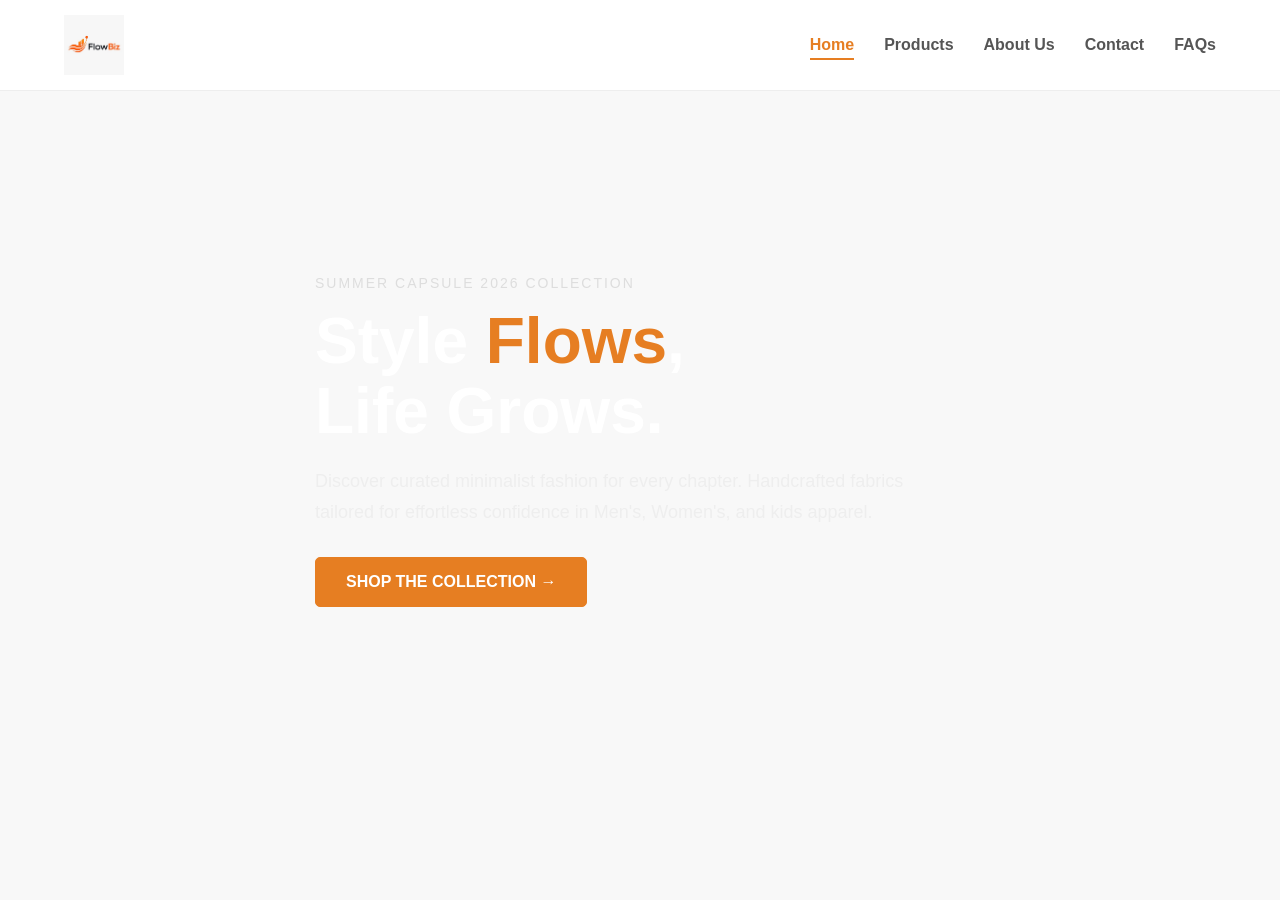
<file: index.html>
<!doctype html>
<html lang="en">
  <head>
    <meta charset="UTF-8" />
    <meta name="viewport" content="width=device-width, initial-scale=1.0" />
    <title>FlowBiz - Home</title>
    <link rel="stylesheet" href="style.css" />
  </head>
  <body>
    <header class="header">
      <div class="container">
        <div class="logo">
          <img src="image.png" alt="FlowBiz Logo" />
        </div>

        <nav class="nav">
          <ul>
            <li><a href="index.html" class="active">Home</a></li>
            <li><a href="products.html">Products</a></li>
            <li><a href="about.html">About Us</a></li>
            <li><a href="contact.html">Contact</a></li>
            <li><a href="FAQ.html">FAQs</a></li>
          </ul>
        </nav>
      </div>
    </header>

    <main>
      <section class="hero-section">
        <div
          class="hero-bg"
          style="
            background-image: url(&quot;https://images.unsplash.com/photo-1521335629791-ce4aec67dd15?w=600&auto=format&fit=crop&q=60&ixlib=rb-4.1.0&ixid=M3wxMjA3fDB8MHxzZWFyY2h8NHx8dGhyaWZ0JTIwc3RvcmV8ZW58MHx8MHx8fDA%3D&quot;);
          "
        ></div>

        <div class="hero-content container">
          <p class="tagline">SUMMER CAPSULE 2026 COLLECTION</p>

          <h1>
            Style <span class="highlight">Flows</span>,
            <br />
            Life Grows.
          </h1>

          <p class="description">
            Discover curated minimalist fashion for every chapter. Handcrafted
            fabrics tailored for effortless confidence in Men's, Women's, and
            kids apparel.
          </p>

          <div class="hero-buttons">
            <a href="#" class="btn primary-btn">SHOP THE COLLECTION →</a>
          </div>
        </div>
      </section>
    </main>
  </body>
</html>
</file>
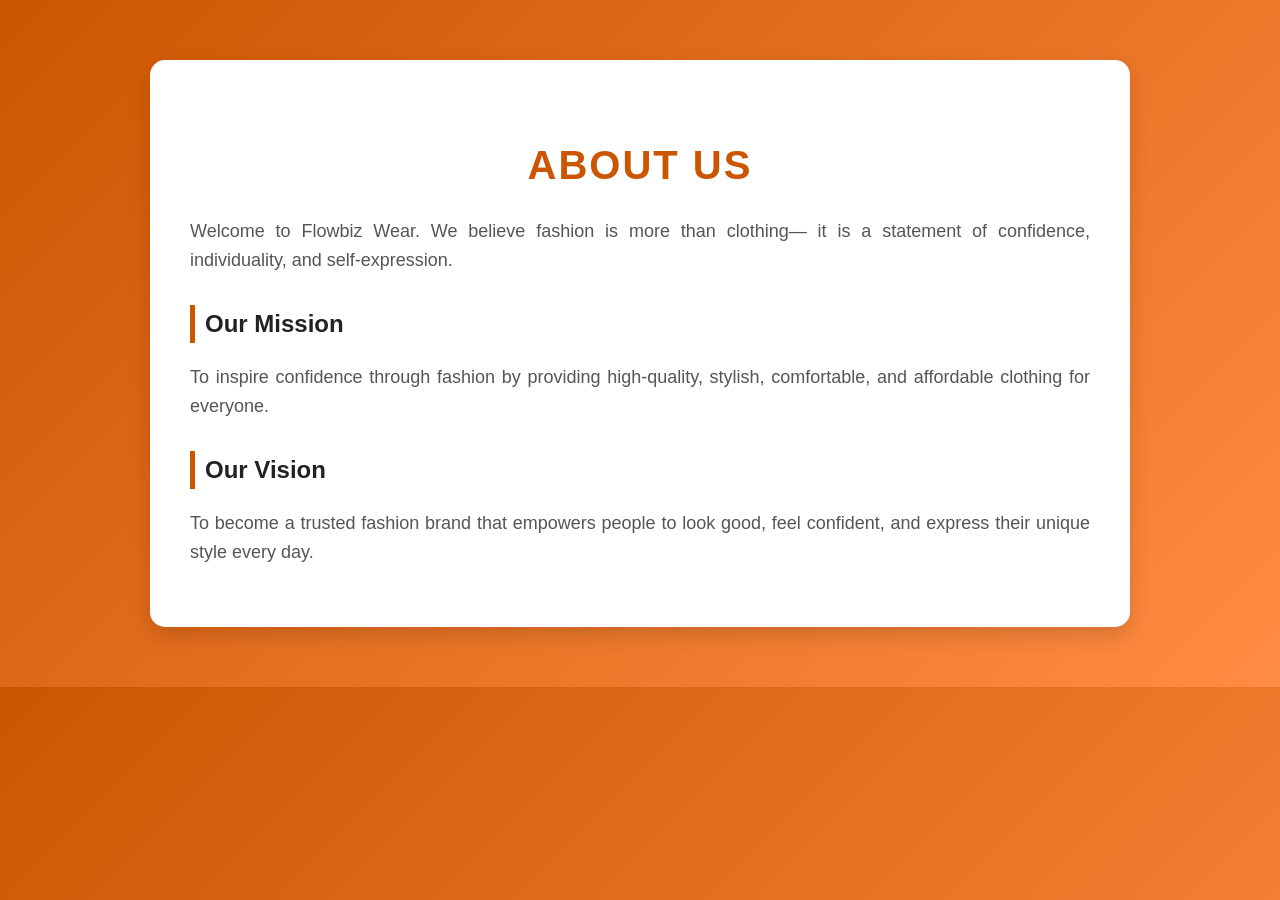
<file: about us.html>
<!DOCTYPE html>
<html lang="en">
<head>
    <meta charset="UTF-8">
    <meta name="viewport" content="width=device-width, initial-scale=1.0">
    <title>About Us - Flowbiz Wear</title>
    <link rel="stylesheet" href="about.css">
</head>
<body>

    <section id="about">
        <div class="container">
            <h1>About Us</h1>

            <p>
                Welcome to Flowbiz Wear. We believe fashion is more than clothing—
                it is a statement of confidence, individuality, and self-expression.
            </p>

            <h2>Our Mission</h2>

            <p>
                To inspire confidence through fashion by providing high-quality,
                stylish, comfortable, and affordable clothing for everyone.
            </p>

            <h2>Our Vision</h2>

            <p>
                To become a trusted fashion brand that empowers people to look
                good, feel confident, and express their unique style every day.
            </p>
        </div>
    </section>

</body>
</html>
</file>
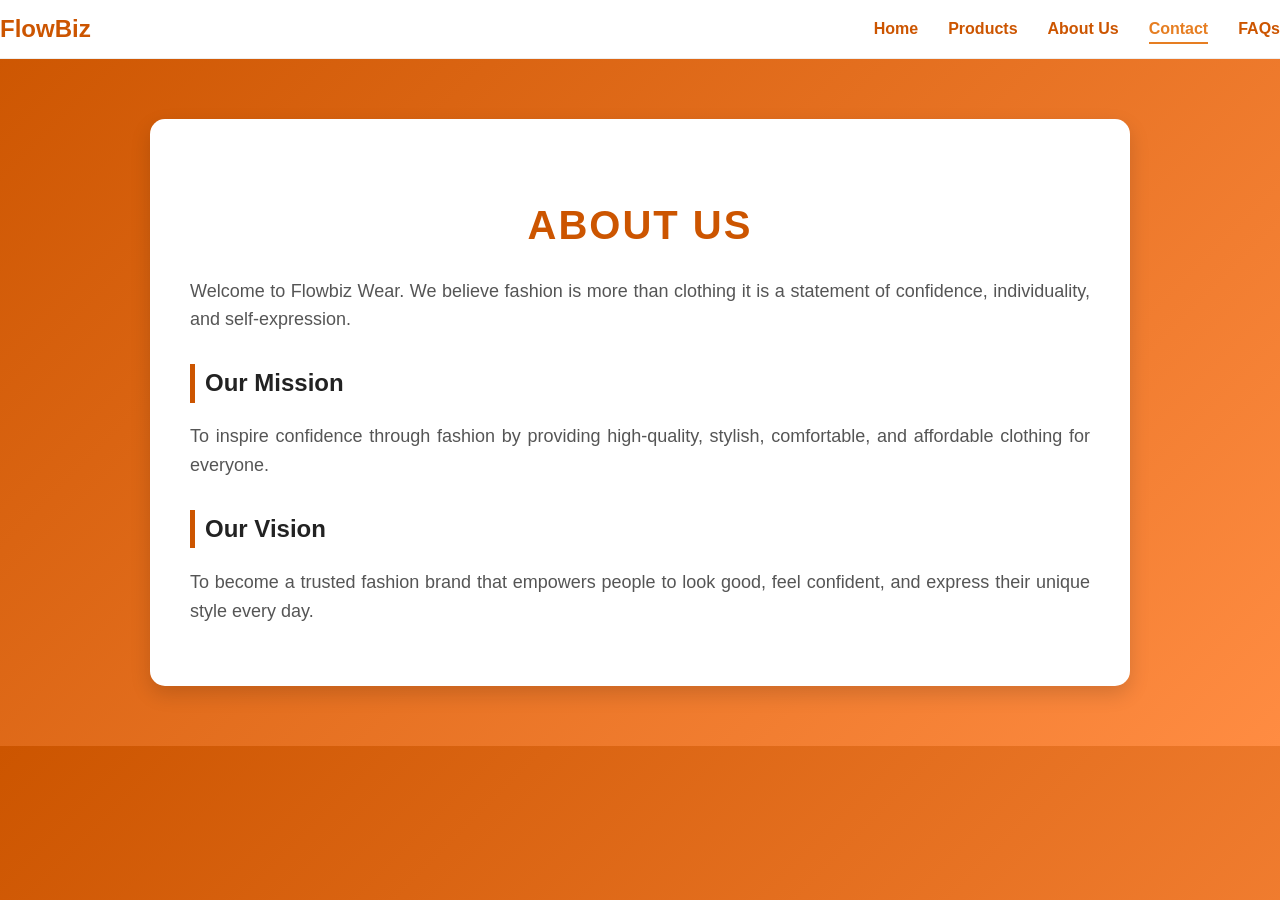
<file: about.html>
<!DOCTYPE html>
<html lang="en">
<head>
    <meta charset="UTF-8">
    <meta name="viewport" content="width=device-width, initial-scale=1.0">
    <title>About Us - Flowbiz Wear</title>
    <link rel="stylesheet" href="about.css">
</head>
<body>
     <header class="header">
        <div class="container">
            <div class="logo">FlowBiz</div>
            <nav class="nav">
                <ul>
                    <li><a href="#">Home</a></li>
                    <li><a href="#">Products</a></li>
                    <li><a href="#">About Us</a></li>
                    <li><a href="#" class="active">Contact</a></li>
                    <li><a href="#">FAQs</a></li>
                </ul>
            </nav>
        </div>
    </header>
    <section id="about">
        <div class="container">
            <h1>About Us</h1>

            <p>
                Welcome to Flowbiz Wear. We believe fashion is more than clothing 
                it is a statement of confidence, individuality, and self-expression.
            </p>

            <h2>Our Mission</h2>

            <p>
                To inspire confidence through fashion by providing high-quality,
                stylish, comfortable, and affordable clothing for everyone.
            </p>

            <h2>Our Vision</h2>

            <p>
                To become a trusted fashion brand that empowers people to look
                good, feel confident, and express their unique style every day.
            </p>
        </div>
    </section>

</body>
</html>
</file>
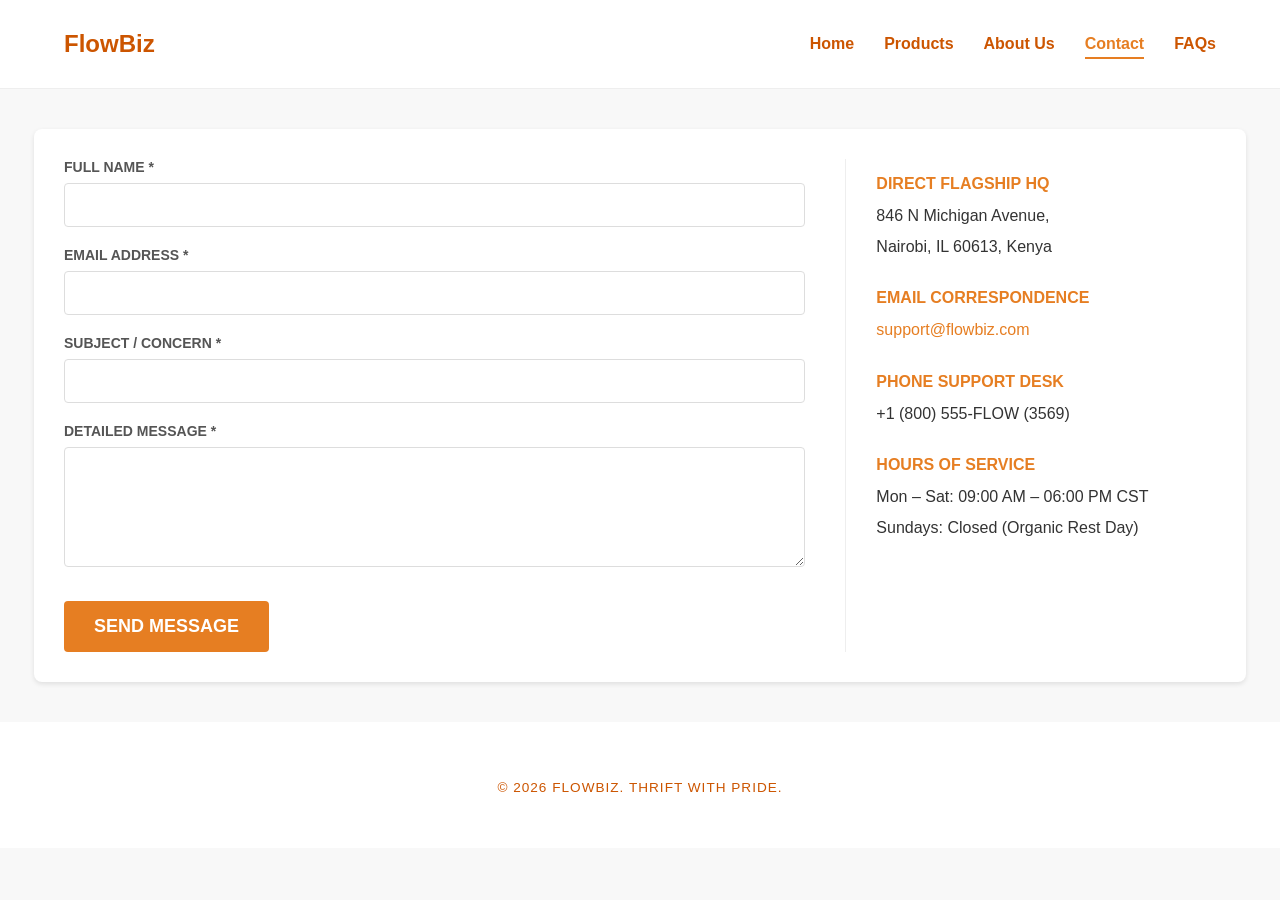
<file: contact.html>
<!DOCTYPE html>
<html lang="en">
<head>
    <meta charset="UTF-8">
    <meta name="viewport" content="width=device-width, initial-scale=1.0">
    <title>FlowBiz Contact</title>
    <link rel="stylesheet" href="contact.css">
</head>
<body>
    <header class="header">
        <div class="container">
            <div class="logo">FlowBiz</div>
            <nav class="nav">
                <ul>
                    <li><a href="#">Home</a></li>
                    <li><a href="#">Products</a></li>
                    <li><a href="#">About Us</a></li>
                    <li><a href="#" class="active">Contact</a></li>
                    <li><a href="#">FAQs</a></li>
                </ul>
            </nav>
        </div>
    </header>

    <main class="main-content">
        <div class="container contact-grid">
            <div class="contact-form-section">
                <form class="contact-form">
                    <div class="form-group">
                        <label for="fullName">FULL NAME *</label>
                        <input type="text" id="fullName">
                    </div>
                    <div class="form-group">
                        <label for="emailAddress">EMAIL ADDRESS *</label>
                        <input type="email" id="emailAddress">
                    </div>
                    <div class="form-group">
                        <label for="subject">SUBJECT / CONCERN *</label>
                        <input type="text" id="subject">
                    </div>
                    <div class="form-group">
                        <label for="message">DETAILED MESSAGE *</label>
                        <textarea id="message"></textarea>
                    </div>
                    <button type="submit" class="send-message-btn">SEND MESSAGE</button>
                </form>
            </div>

            <div class="contact-info-section">
                <div class="info-card">
                    <h3>DIRECT FLAGSHIP HQ</h3>
                    <p>846 N Michigan Avenue,</p>
                    <p>Nairobi, IL 60613, Kenya</p>
                </div>
                <div class="info-card">
                    <h3>EMAIL CORRESPONDENCE</h3>
                    <p><a href="mailto:support@flowbiz.com">support@flowbiz.com</a></p>
                </div>
                <div class="info-card">
                    <h3>PHONE SUPPORT DESK</h3>
                    <p>+1 (800) 555-FLOW (3569)</p>
                </div>
                <div class="info-card">
                    <h3>HOURS OF SERVICE</h3>
                    <p>Mon – Sat: 09:00 AM – 06:00 PM CST</p>
                    <p>Sundays: Closed (Organic Rest Day)</p>
                </div>
            </div>
        </div>
        </div>
    </main>
    <footer>
        <div class="container">
            <p>&copy; 2026 FlowBiz. Thrift with Pride.</p>
        </div>
    </footer>
</body>
</html>
</file>
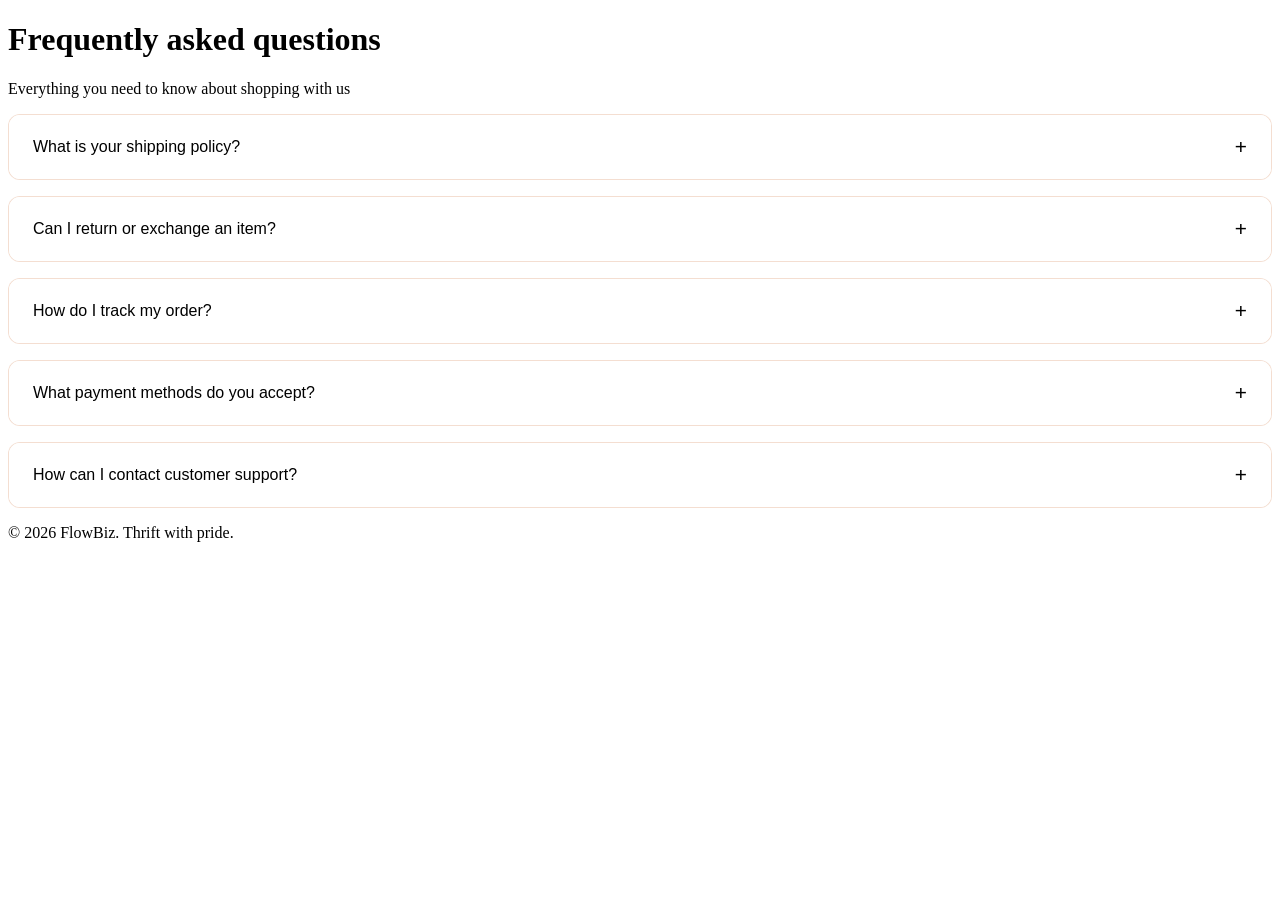
<file: FAQ.html>
<!DOCTYPE html>
<html lang="en">
<head>
    <meta charset="UTF-8">
    <meta name="viewport" content="width=device-width>, initial-scale=1.0">
    <title>Frequently Asked Questions</title>
    <link rel="stylesheet" href="Faq.css"
</head>
<body>
    <header>
        <h1>Frequently asked questions</h1>
        <p>Everything you need to know about shopping with us</p>
    </header>
    
    <div class="faq-container">

        <div class="faq-item">
            <button class="faq-question">
                What is your shipping policy?
                 <span>+</span>
            
            </button>
            <div class="faq-answer">
                <p>
                    We offer worldwide shipping. Orders are processed within
                    1 to 2 business days and delivery times vary by destination.
                </p>
            </div>
        </div>

        <div class="faq-item">
            <button class="faq-question">
                Can I return or exchange an item?
                 <span>+ </span>
            
            </button>
            <div class="faq-answer">
                <p>
                    Yes. Returns and exchanges are accepted within 30 days of
                    delivery, provided the item is unworn and in its original condition.
                </p>
            </div>
        </div>

        <div class="faq-item">
            <button class="faq-question">
                How do I track my order?
                 <span>+</span>
                
            </button>
            <div class="faq-answer">
                <p>
                    Once your order ships, you'll receive an email containing
                    a tracking number and shipping updates.
                </p>
            </div>
        </div>

        <div class="faq-item">
            <button class="faq-question">
                What payment methods do you accept?
                 <span>+</span>
                
            </button>
            <div class="faq-answer">
                <p>
                    We accept  Mpesa , Paypal.
                </p>
            </div>
        </div>

        <div class="faq-item">
            <button class="faq-question">
                How can I contact customer support?
                <span>+</span>
              
            </button>
            <div class="faq-answer">
                <p>
                    You can reach our support team via email, Phone ,Whatsapp
                    or the contact form available on our website.
                    
                </p>
            </div>
        </div>

    </div>

</section
<footer>
    <p>&copy; 2026 FlowBiz. Thrift with pride.</p>
</footer>
</body>
</html>
</file>
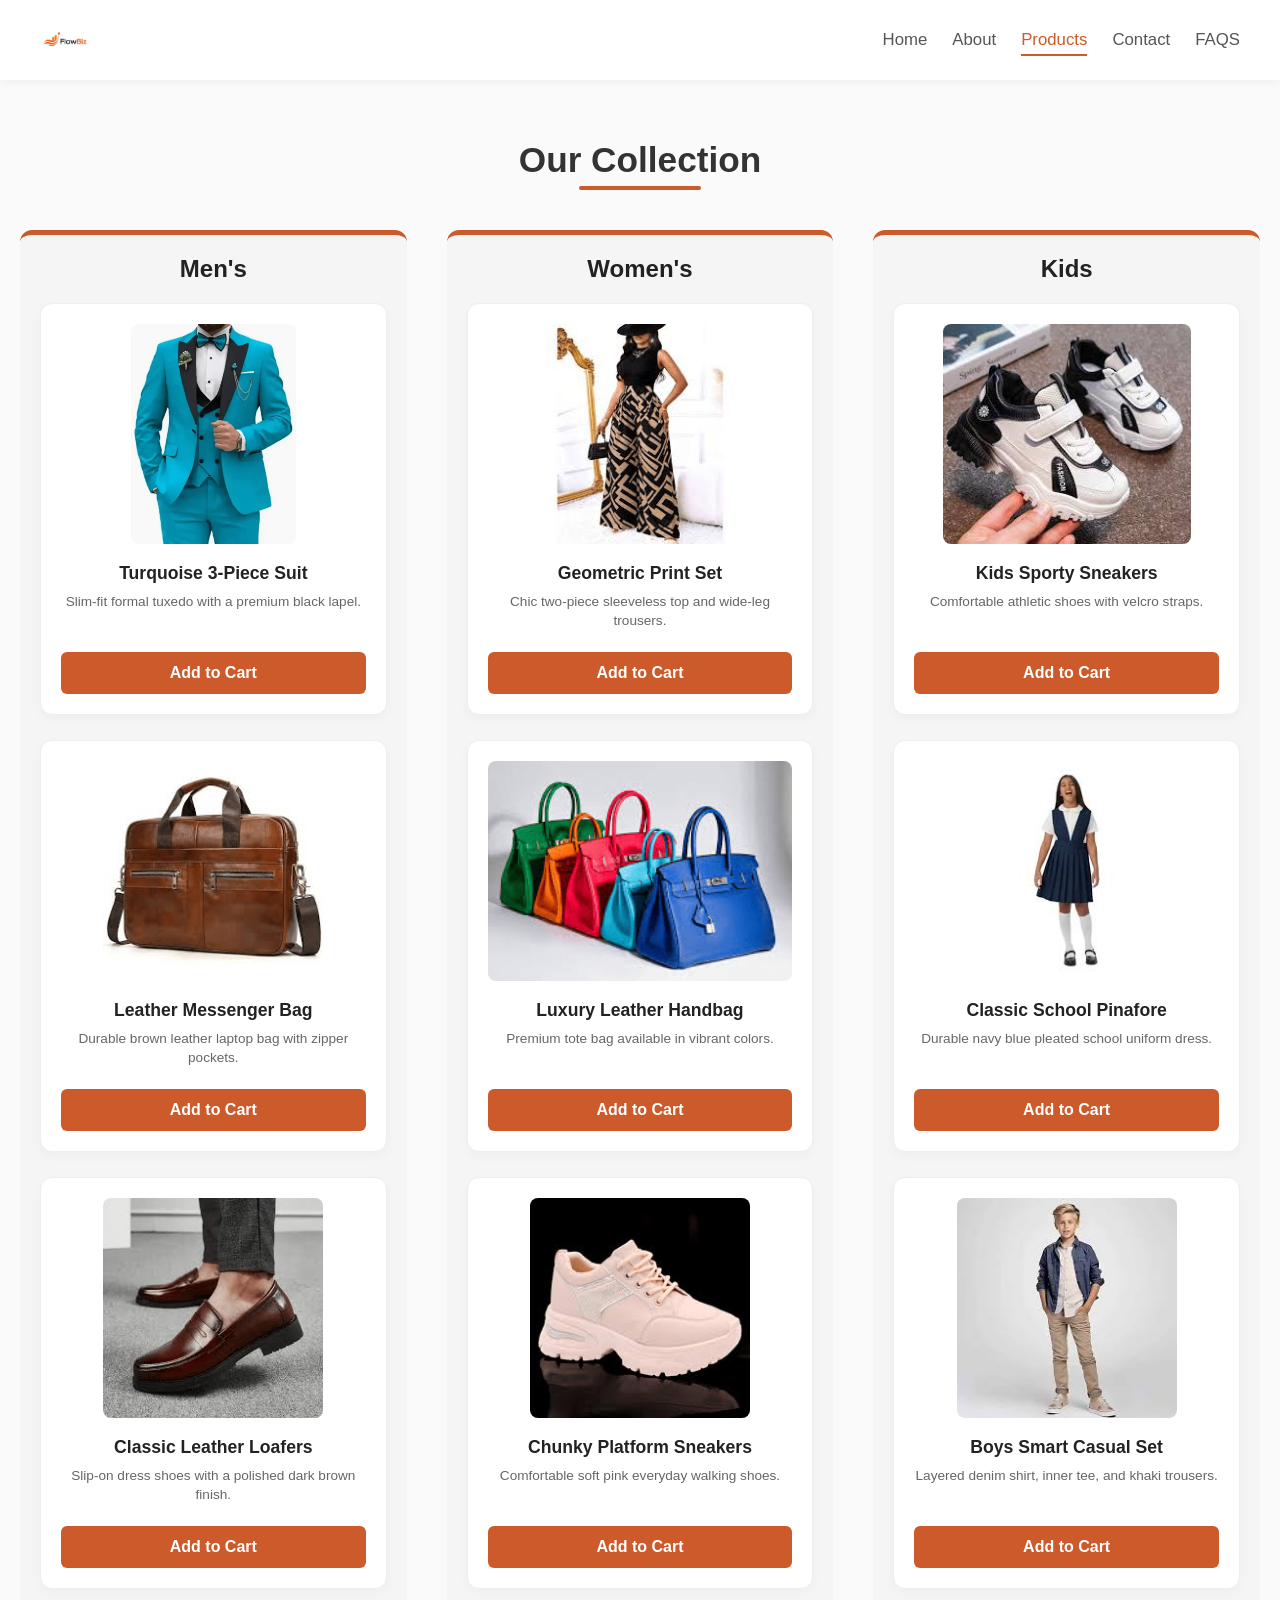
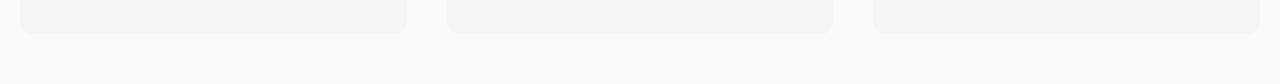
<file: products.html>
<!DOCTYPE html>
<html lang="en">
<head>
    <meta charset="UTF-8">
    <meta name="viewport" content="width=device-width, initial-scale=1.0">
    <title>Our Products | FlowBiz</title>
    <link rel="stylesheet" href="products.css">
</head>
<body>

    <!-- Header block containing the full-width navigation bar -->
    <header class="main-header">
      <nav class="navbar">
        <!-- Official FlowBiz Logo Asset -->
        <div class="logo">
            <img src="logo.png" alt="FlowBiz Logo" class="logo-img">
        </div>
        <ul class="nav-links">
          <li><a href="index.html">Home</a></li>
          <li><a href="about.html">About</a></li>
          <li><a href="products.html" class="active">Products</a></li>
          <li><a href="contact.html">Contact</a></li>
          <li><a href="FAQ.html">FAQS</a></li>
        </ul>
      </nav>
    </header>

    <div class="page-title">
        <h1>Our Collection</h1>
    </div>

    <main class="category-columns">

        <!-- MEN'S COLUMN -->
        <section class="column">
            <div class="column-header">Men's</div>
            <div class="product-card">
                <img src="./img/MensSuits.png" alt="Suit">
                <h2>Turquoise 3-Piece Suit</h2>
                <p class="description">Slim-fit formal tuxedo with a premium black lapel.</p>
                <button class="buy-btn">Add to Cart</button>
            </div>
            <div class="product-card">
                <img src="./img/Briefcasa.png" alt="Bag">
                <h2>Leather Messenger Bag</h2>
                <p class="description">Durable brown leather laptop bag with zipper pockets.</p>
                <button class="buy-btn">Add to Cart</button>
            </div>
            <div class="product-card">
                <img src="./img/MensShoes.png" alt="Shoes">
                <h2>Classic Leather Loafers</h2>
                <p class="description">Slip-on dress shoes with a polished dark brown finish.</p>
                <button class="buy-btn">Add to Cart</button>
            </div>
        </section>

        <!-- WOMEN'S COLUMN -->
        <section class="column">
            <div class="column-header">Women's</div>
            <div class="product-card">
                <img src="./img/Womens.png" alt="Set">
                <h2>Geometric Print Set</h2>
                <p class="description">Chic two-piece sleeveless top and wide-leg trousers.</p>
                <button class="buy-btn">Add to Cart</button>
            </div>
            <div class="product-card">
                <img src="./img/Handbags.png" alt="Bags">
                <h2>Luxury Leather Handbag</h2>
                <p class="description">Premium tote bag available in vibrant colors.</p>
                <button class="buy-btn">Add to Cart</button>
            </div>
            <div class="product-card">
                <img src="./img/WomensShoes.png" alt="Sneakers">
                <h2>Chunky Platform Sneakers</h2>
                <p class="description">Comfortable soft pink everyday walking shoes.</p>
                <button class="buy-btn">Add to Cart</button>
            </div>
        </section>

        <!-- KIDS' COLUMN -->
        <section class="column">
            <div class="column-header">Kids</div>
            <div class="product-card">
                <img src="./img/kidsshoes.jpg" alt="Sneakers">
                <h2>Kids Sporty Sneakers</h2>
                <p class="description">Comfortable athletic shoes with velcro straps.</p>
                <button class="buy-btn">Add to Cart</button>
            </div>
            <div class="product-card">
                <img src="./img/girls.jpg" alt="Dress">
                <h2>Classic School Pinafore</h2>
                <p class="description">Durable navy blue pleated school uniform dress.</p>
                <button class="buy-btn">Add to Cart</button>
            </div>
            <div class="product-card">
                <img src="./img/Boys.jpg" alt="Outfit">
                <h2>Boys Smart Casual Set</h2>
                <p class="description">Layered denim shirt, inner tee, and khaki trousers.</p>
                <button class="buy-btn">Add to Cart</button>
            </div>
        </section>

    </main>

</body>
</html>
</file>
<file: style.css>
/* Reset */
* {
    margin: 0;
    padding: 0;
    box-sizing: border-box;
}

body {
    font-family: Arial, sans-serif;
    color: #333;
    background-color: #f8f8f8;
}

.container {
    width: 90%;
    max-width: 1200px;
    margin: 0 auto;
}

/* Header */
.header {
    background: #fff;
    border-bottom: 1px solid #eee;
    padding: 15px 0;
}

.header .container {
    display: flex;
    justify-content: space-between;
    align-items: center;
}

.logo img {
    height: 60px;
    width: auto;
    display: block;
}

.nav ul {
    list-style: none;
    display: flex;
    gap: 30px;
}

.nav ul li a {
    text-decoration: none;
    color: #555;
    font-weight: 600;
    padding-bottom: 5px;
    transition: 0.3s;
}

.nav ul li a:hover,
.nav ul li a.active {
    color: #e67e22;
    border-bottom: 2px solid #e67e22;
}

/* Hero Section */
.hero-section {
    position: relative;
    min-height: 700px;
    display: flex;
    align-items: center;
    overflow: hidden;
}

.hero-bg {
    position: absolute;
    inset: 0;
    background-size: cover;
    background-position: center;
    filter: brightness(0.5);
    z-index: -1;
}

.hero-content {
    max-width: 650px;
    color: #fff;
}

.tagline {
    font-size: 14px;
    letter-spacing: 2px;
    color: #ddd;
    margin-bottom: 15px;
}

.hero-content h1 {
    font-size: 64px;
    line-height: 1.1;
    margin-bottom: 20px;
}

.highlight {
    color: #e67e22;
}

.description {
    font-size: 18px;
    line-height: 1.7;
    color: #eee;
    margin-bottom: 30px;
}

.hero-buttons {
    display: flex;
    gap: 20px;
}

.btn {
    display: inline-block;
    text-decoration: none;
    padding: 15px 30px;
    border-radius: 5px;
    font-weight: 600;
    transition: 0.3s;
}

.primary-btn {
    background: #e67e22;
    color: #fff;
    border: 1px solid #e67e22;
}

.primary-btn:hover {
    background: #d35400;
    border-color: #d35400;
}

.secondary-btn {
    color: #fff;
    border: 1px solid #fff;
}

.secondary-btn:hover {
    background: #fff;
    color: #e67e22;
}

/* Tablet */
@media (max-width: 768px) {
    .header .container {
        flex-direction: column;
        gap: 15px;
    }

    .nav ul {
        flex-wrap: wrap;
        justify-content: center;
        gap: 15px;
    }

    .hero-section {
        min-height: 600px;
        text-align: center;
    }

    .hero-content {
        max-width: 100%;
    }

    .hero-content h1 {
        font-size: 48px;
    }

    .description {
        font-size: 16px;
    }

    .hero-buttons {
        flex-direction: column;
        align-items: center;
    }

    .btn {
        width: 80%;
        text-align: center;
    }
}

/* Mobile */
@media (max-width: 480px) {
    .hero-content h1 {
        font-size: 36px;
    }

    .btn {
        width: 100%;
        padding: 12px 20px;
    }

    .logo img {
        height: 50px;
    }
}
</file>
<file: about.css>
/* General Page Styling */
.header {
    background-color: #ffffff;
    border-bottom: 1px solid #eee;
    padding: 10px 0;
}

.header .container {
    display: flex;
    justify-content: space-between;
    align-items: center;
}

.logo {
    font-size: 24px;
    font-weight: bold;
    color: #cc5500;
}

.nav ul {
    list-style: none;
    margin: 0;
    padding: 0;
    display: flex;
}

.nav ul li {
    margin-left: 30px;
}

.nav ul li a {
    text-decoration: none;
    color: #cc5500;
    font-weight: bold;
    padding-bottom: 5px;
}

.nav ul li a.active,
.nav ul li a:hover {
    color: #e67e22; /* Orange color for active/hover */
    border-bottom: 2px solid #e67e22;
}

.header-icons img {
    height: 20px;
    margin-left: 20px;
}

body {
    font-family: Arial, Helvetica, sans-serif;
    margin: 0;
    padding: 0;
    background: linear-gradient(135deg, #CC5500, #ff8c42);
    line-height: 1.6;
}

/* About Section */
#about {
    max-width: 900px;
    margin: 60px auto;
    padding: 40px;
    background-color: #ffffff;
    border-radius: 15px;
    box-shadow: 0 8px 20px rgba(0, 0, 0, 0.15);
}

/* Main Heading */
#about h1 {
    text-align: center;
    color: #CC5500;
    font-size: 2.5rem;
    margin-bottom: 20px;
    text-transform: uppercase;
    letter-spacing: 2px;
}

/* Subheadings */
 
#about h2 {
    color: #222;
    margin-top: 30px;
    border-left: 5px solid #CC5500;
    padding-left: 10px;
}

/* Paragraphs */
#about p {
    color: #555;
    font-size: 18px;
    margin-bottom: 20px;
    text-align: justify;
}

/* Container */
.container {
    width: 100%;
}

/* Hover Effect */
#about:hover {
    transform: translateY(-5px);
    transition: 0.3s ease;
}

/* Responsive Design */
@media (max-width: 768px) {
    #about {
        margin: 20px;
        padding: 25px;
    }

    #about h1 {
        font-size: 2rem;
    }

    #about p {
        font-size: 16px;
    }
}
</file>
<file: contact.css>
/* General Body and Container Styles */
body {
    font-family: Arial, sans-serif;
    margin: 0;
    background-color: #f8f8f8;
    color: #333;
}

.container {
    width: 90%;
    max-width: 1200px;
    margin: 0 auto;
    padding: 20px 0;
}

/* Header Styles */
.header {
    background-color: #ffffff;
    border-bottom: 1px solid #eee;
    padding: 10px 0;
}

.header .container {
    display: flex;
    justify-content: space-between;
    align-items: center;
}

.logo {
    font-size: 24px;
    font-weight: bold;
    color: #cc5500;
}

.nav ul {
    list-style: none;
    margin: 0;
    padding: 0;
    display: flex;
}

.nav ul li {
    margin-left: 30px;
}

.nav ul li a {
    text-decoration: none;
    color: #cc5500;
    font-weight: bold;
    padding-bottom: 5px;
}

.nav ul li a.active,
.nav ul li a:hover {
    color: #e67e22; /* Orange color for active/hover */
    border-bottom: 2px solid #e67e22;
}

.header-icons img {
    height: 20px;
    margin-left: 20px;
}

/* Main Content Styles */
.main-content {
    padding: 40px 0;
}

.contact-grid {
    display: grid;
    grid-template-columns: 2fr 1fr;
    gap: 40px;
    background-color: #fff;
    padding: 30px;
    border-radius: 8px;
    box-shadow: 0 2px 5px rgba(0,0,0,0.1);
}

.contact-form-section h2,
.contact-info-section h2 {
    color: #333;
    margin-bottom: 20px;
}

/* Form Styles */
.form-group {
    margin-bottom: 20px;
}

.form-group label {
    display: block;
    margin-bottom: 8px;
    font-weight: bold;
    color: #555;
    font-size: 14px;
}

.form-group input[type="text"],
.form-group input[type="email"],
.form-group textarea {
    width: 100%;
    padding: 12px;
    border: 1px solid #ddd;
    border-radius: 4px;
    font-size: 16px;
    box-sizing: border-box; /* Ensures padding doesn't expand the element */
}

.form-group textarea {
    min-height: 120px;
    resize: vertical;
}

.send-message-btn {
    background-color: #e67e22; /* Orange */
    color: #fff;
    padding: 15px 30px;
    border: none;
    border-radius: 4px;
    font-size: 18px;
    cursor: pointer;
    transition: background-color 0.3s ease;
    display: block;
    width: fit-content;
    margin-top: 30px;
    text-transform: uppercase;
    font-weight: bold;
}

.send-message-btn:hover {
    background-color: #d35400; /* Darker orange */
}

/* Contact Info Section */
.contact-info-section {
    padding-left: 30px;
    border-left: 1px solid #eee;
}

.info-card {
    margin-bottom: 30px;
}

.info-card h3 {
    font-size: 16px;
    color: #e67e22; /* Orange for headings */
    margin-bottom: 10px;
    text-transform: uppercase;
}

.info-card p {
    margin: 5px 0;
    line-height: 1.6;
}

.info-card a {
    color: #e67e22;
    text-decoration: none;
}

.info-card a:hover {
    text-decoration: underline;
}

.read-faqs-link {
    color: #e67e22;
    text-decoration: none;
    font-weight: bold;
    margin-top: 15px;
    display: inline-block;
}

.read-faqs-link:hover {
    text-decoration: underline;
}

/* Responsive adjustments */
@media (max-width: 768px) {
    .contact-grid {
        grid-template-columns: 1fr;
    }

    .contact-info-section {
        border-left: none;
        padding-left: 0;
        margin-top: 40px;
        border-top: 1px solid #eee;
        padding-top: 30px;
    }

    .nav ul {
        flex-direction: column;
        align-items: center;
    }

    .nav ul li {
        margin: 10px 0;
    }
}

footer {
    background-color: #ffffff;
    color: #cc5500;
    border-top: 4px solid #ffffff; 
    padding: 20px 0;
    text-align: center;
}

footer .container p {
    
    font-size: 0.85rem;
    letter-spacing: 1px;
    text-transform: uppercase;
}
</file>
<file: Faq.css>
* FAQ */

:root{
    --burnt-orange:#c75a1b;
    --burnt-orange-dark:#9a3412;
}

.faq{
    max-width:900px;
    margin:auto;
    padding:5rem 2rem;
    font-weight: bolder;
}
.faq p{
    font-weight: 500;

}

.faq-container{
    display:flex;
    flex-direction:column;
    gap:1rem;
}

.faq-item{
    background:#fff;
    border:1px solid rgba(199,90,27,0.2);
    border-radius:12px;
    overflow:hidden;
    transition:all 0.3s ease;
}

.faq-item:hover{
    border-color:rgba(199,90,27,0.4);
    box-shadow:0 6px 18px rgba(199,90,27,0.08);
}

.faq-question{
    width:100%;
    background:#fff;
    border:none;
    padding:1.25rem 1.5rem;
    display:flex;
    justify-content:space-between;
    align-items:center;
    cursor:pointer;
    font-size:1rem;
    font-weight:500;
    color:var(--text);
    text-align:left;
    transition:background 0.3s ease, color 0.3s ease;
}

.faq-question:hover{
    background:rgba(199,90,27,0.06);
}

.faq-question span{
    font-size:1.3rem;
    color:var(--burnt-orange);
    transition:transform 0.3s ease;
}

.faq-answer{
    max-height:0;
    overflow:hidden;
    background:#fff;
    transition:max-height 0.3s ease;
}

.faq-answer p{
    padding:0 1.5rem 1.5rem;
    color:var(--muted);
}

.faq-item.active .faq-question{
    background:var(--burnt-orange);
    color:#fff;
}

.faq-item.active .faq-question span{
    color:#fff;
    transform:rotate(45deg);
}

.faq-item.active .faq-answer{
    max-height:220px;
}

.faq-item.active .faq-answer p{
    color:var(--text);
}
</file>
<file: products.css>
:root {
    --burnt-orange: #CC5A2B;
    --dark-orange: #9E411B;
    --card-shadow: 0 4px 12px rgba(0, 0, 0, 0.03);
    --nav-shadow: 0 2px 10px rgba(0, 0, 0, 0.05);
}

* {
    margin: 0;
    padding: 0;
    box-sizing: border-box;
    font-family: sans-serif;
}

body {
    background-color: #fafafa;
    display: flex;
    flex-direction: column;
    min-height: 100vh;
}

/* NAVIGATION HEADER STYLES */
header.main-header, header {
    background-color: #ffffff;
    width: 100%;
    box-shadow: var(--nav-shadow);
    margin-bottom: 40px;
}

.navbar, nav {
    display: flex;
    justify-content: space-between;
    align-items: center;
    max-width: 1300px;
    margin: 0 auto;
    padding: 15px 40px;
}

.logo {
    display: flex;
    align-items: center;
}

.logo-img {
    height: 50px;
    width: auto;
    object-fit: contain;
}

.nav-links {
    display: flex;
    list-style-type: none;
    gap: 25px;
    align-items: center;
}

.nav-links a {
    text-decoration: none;
    color: #555555;
    font-weight: 500;
    font-size: 1.05rem;
    transition: color 0.15s ease;
    padding: 5px 0;
}

.nav-links a:hover {
    color: var(--burnt-orange);
}

.nav-links a.active {
    color: var(--burnt-orange);
    border-bottom: 2px solid var(--burnt-orange);
}

/* PAGE CONTEXT TITLES */
.page-title {
    text-align: center;
    margin-top: 20px;
    margin-bottom: 40px;
}

.page-title h1 {
    color: #333333;
    font-size: 2.2rem;
    position: relative;
    display: inline-block;
    padding-bottom: 10px;
}

.page-title h1::after {
    content: '';
    position: absolute;
    bottom: 0;
    left: 25%;
    width: 50%;
    height: 4px;
    background-color: var(--burnt-orange);
    border-radius: 2px;
}

/* THREE PARALLEL COLUMNS GRID SYSTEM */
.category-columns {
    display: grid;
    grid-template-columns: repeat(auto-fit, minmax(300px, 1fr));
    gap: 40px;
    max-width: 1300px;
    margin: 0 auto 50px auto;
    padding: 0 20px;
    align-items: start;
}

.column {
    background-color: #f5f5f5;
    padding: 20px;
    border-radius: 12px;
    border-top: 5px solid var(--burnt-orange);
}

.column-header {
    text-align: center;
    font-size: 1.5rem;
    font-weight: bold;
    color: #222222;
    margin-bottom: 20px;
}

/* INDIVIDUAL ITEM CARDS */
.product-card {
    background-color: #ffffff;
    border: 1px solid #eeeeee;
    border-radius: 12px;
    padding: 20px;
    text-align: center;
    box-shadow: var(--card-shadow);
    margin-bottom: 25px;
    transition: transform 0.2s ease;
}

.product-card:hover {
    transform: translateY(-4px);
}

.product-card img {
    max-width: 100%;
    height: 220px;
    object-fit: cover;
    border-radius: 8px;
}

.product-card h2 {
    font-size: 1.1rem;
    color: #222222;
    margin-top: 15px;
    margin-bottom: 8px;
}

.product-card .description {
    font-size: 0.85rem;
    color: #666666;
    margin-bottom: 20px;
    line-height: 1.4;
    min-height: 40px;
}

/* BURNT ORANGE ACTION BUTTONS */
.buy-btn {
    background-color: var(--burnt-orange);
    color: #ffffff;
    border: none;
    padding: 12px;
    width: 100%;
    border-radius: 6px;
    cursor: pointer;
    font-size: 1rem;
    font-weight: bold;
    transition: background-color 0.2s ease;
}

.buy-btn:hover {
    background-color: var(--dark-orange);
}

/* HOMEPAGE HERO LAYOUT CONFIGS */
.hero-container {
    max-width: 1300px;
    margin: 0 auto;
    width: 100%;
    flex: 1;
    display: flex;
    align-items: center;
}

.hero {
    display: grid;
    grid-template-columns: 1fr 1fr;
    gap: 50px;
    align-items: center;
    padding: 40px 20px;
}

.hero-content h1 {
    font-size: 3rem;
    color: var(--burnt-orange);
    line-height: 1.2;
    margin-bottom: 20px;
}

.hero-content p {
    font-size: 1.1rem;
    color: #555555;
    line-height: 1.6;
    margin-bottom: 30px;
}

.btn {
    display: inline-block;
    background-color: var(--burnt-orange);
    color: #ffffff;
    text-decoration: none;
    padding: 14px 35px;
    border-radius: 50px;
    font-weight: bold;
    font-size: 1.1rem;
    transition: background-color 0.2s ease;
    box-shadow: 0 4px 15px rgba(204, 90, 43, 0.2);
}

.btn:hover {
    background-color: var(--dark-orange);
}

.hero-image img {
    width: 100%;
    max-height: 450px;
    object-fit: cover;
    border-radius: 20px;
    box-shadow: var(--nav-shadow);
}

footer {
    text-align: center;
    padding: 20px;
    color: #888888;
    font-size: 0.9rem;
    margin-top: auto;
}
</file>
